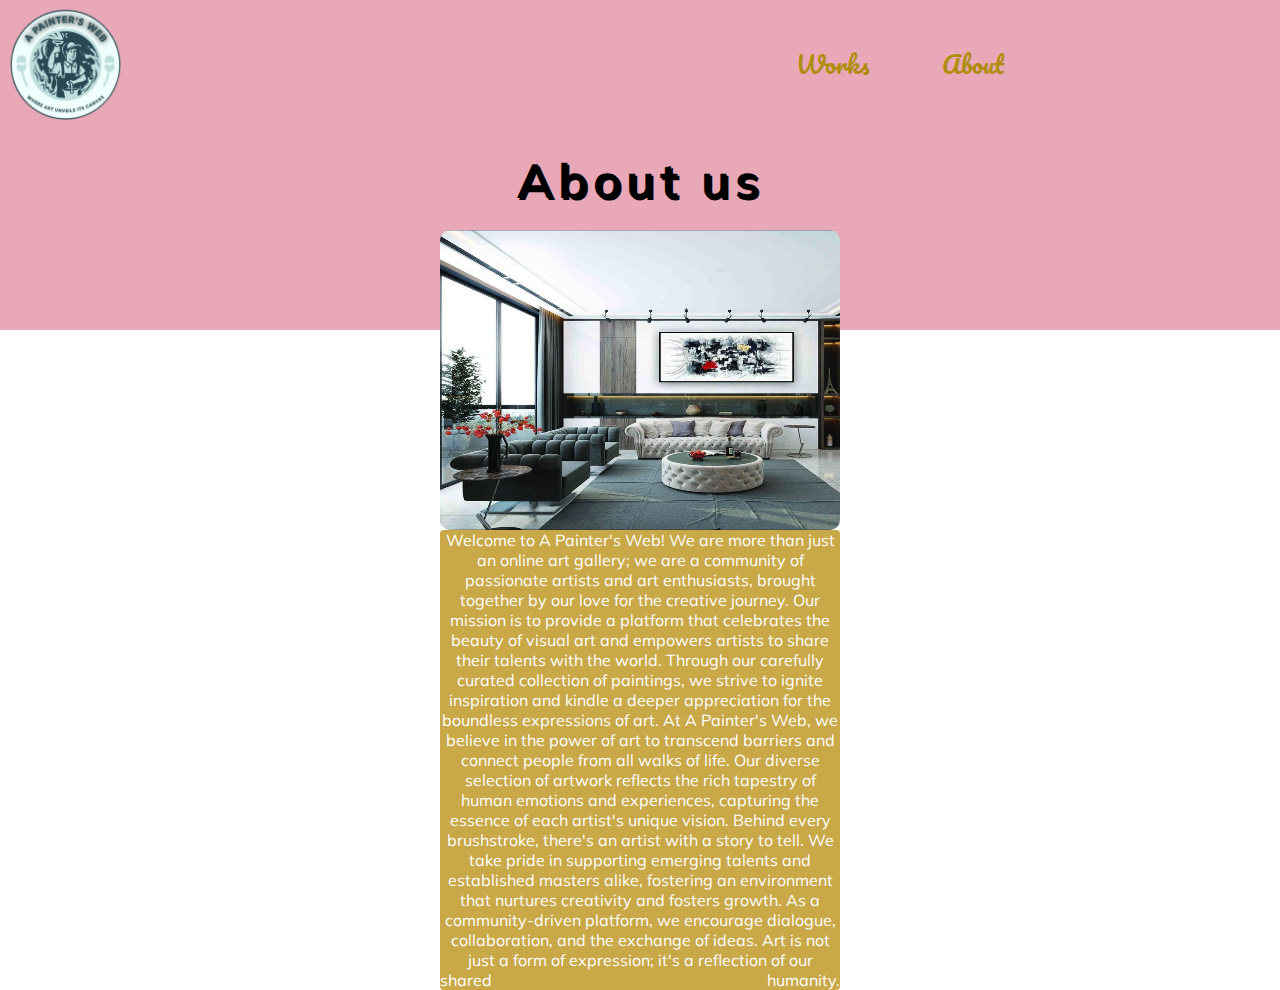
<file: about.html>
<!DOCTYPE html>
<html lang="en">
  <head>
    <meta charset="UTF-8" />
    <meta name="viewport" content="width=device-width, initial-scale=1.0" />
    <title>About Us</title>
    <link rel="shortcut icon" type="image/jpg" href="assets/art_work_4.JPG" />
    <link rel="stylesheet" href="style.css" />
  </head>
  <body>
    <nav style="background-color: var(--pastel-pink)">
      <div class="container">
        <a class="logo" href="index.html"
          ><img src="assets/painter_logo-removebg.png" alt="Painter's logo"
        /></a>
        <ul class="menu">
          <li><a href="works.html">Works</a></li>
          <li><a href="about.html">About</a></li>
        </ul>
        <div class="hamburger">
          <?xml version="1.0" encoding="utf-8"?>
          <svg
            width="80px"
            height="80px"
            viewBox="0 0 24 24"
            fill="none"
            xmlns="http://www.w3.org/2000/svg"
          >
            <path
              d="M4 17H20M4 12H20M4 7H20"
              stroke="#ae8d0b"
              stroke-width="1.5"
              stroke-linecap="round"
              stroke-linejoin="round"
            />
          </svg>
        </div>
        <div class="dropdown">
          <div id="unique" class="dropdown-content">
            <a class="dropdown-content-link" href="works.html">Works</a>
            <a class="dropdown-content-link" href="about.html">About </a>
          </div>
        </div>
        <p class="cross">	&#10005</p>
      </div>
    </nav>
    <section class="about-us">
      <h1>About us</h1>
      <div class="about-card">
        <img src="assets/art_work_2.JPG" />
        <p>
          Welcome to A Painter's Web! We are more than just an online art
          gallery; we are a community of passionate artists and art enthusiasts,
          brought together by our love for the creative journey. Our mission is
          to provide a platform that celebrates the beauty of visual art and
          empowers artists to share their talents with the world. Through our
          carefully curated collection of paintings, we strive to ignite
          inspiration and kindle a deeper appreciation for the boundless
          expressions of art. At A Painter's Web, we believe in the power of art
          to transcend barriers and connect people from all walks of life. Our
          diverse selection of artwork reflects the rich tapestry of human
          emotions and experiences, capturing the essence of each artist's
          unique vision. Behind every brushstroke, there's an artist with a
          story to tell. We take pride in supporting emerging talents and
          established masters alike, fostering an environment that nurtures
          creativity and fosters growth. As a community-driven platform, we
          encourage dialogue, collaboration, and the exchange of ideas. Art is
          not just a form of expression; it's a reflection of our shared
          humanity.
        </p>
      </div>
    </section>
    <script src="index.js"></script>
  </body>
</html>
</file>
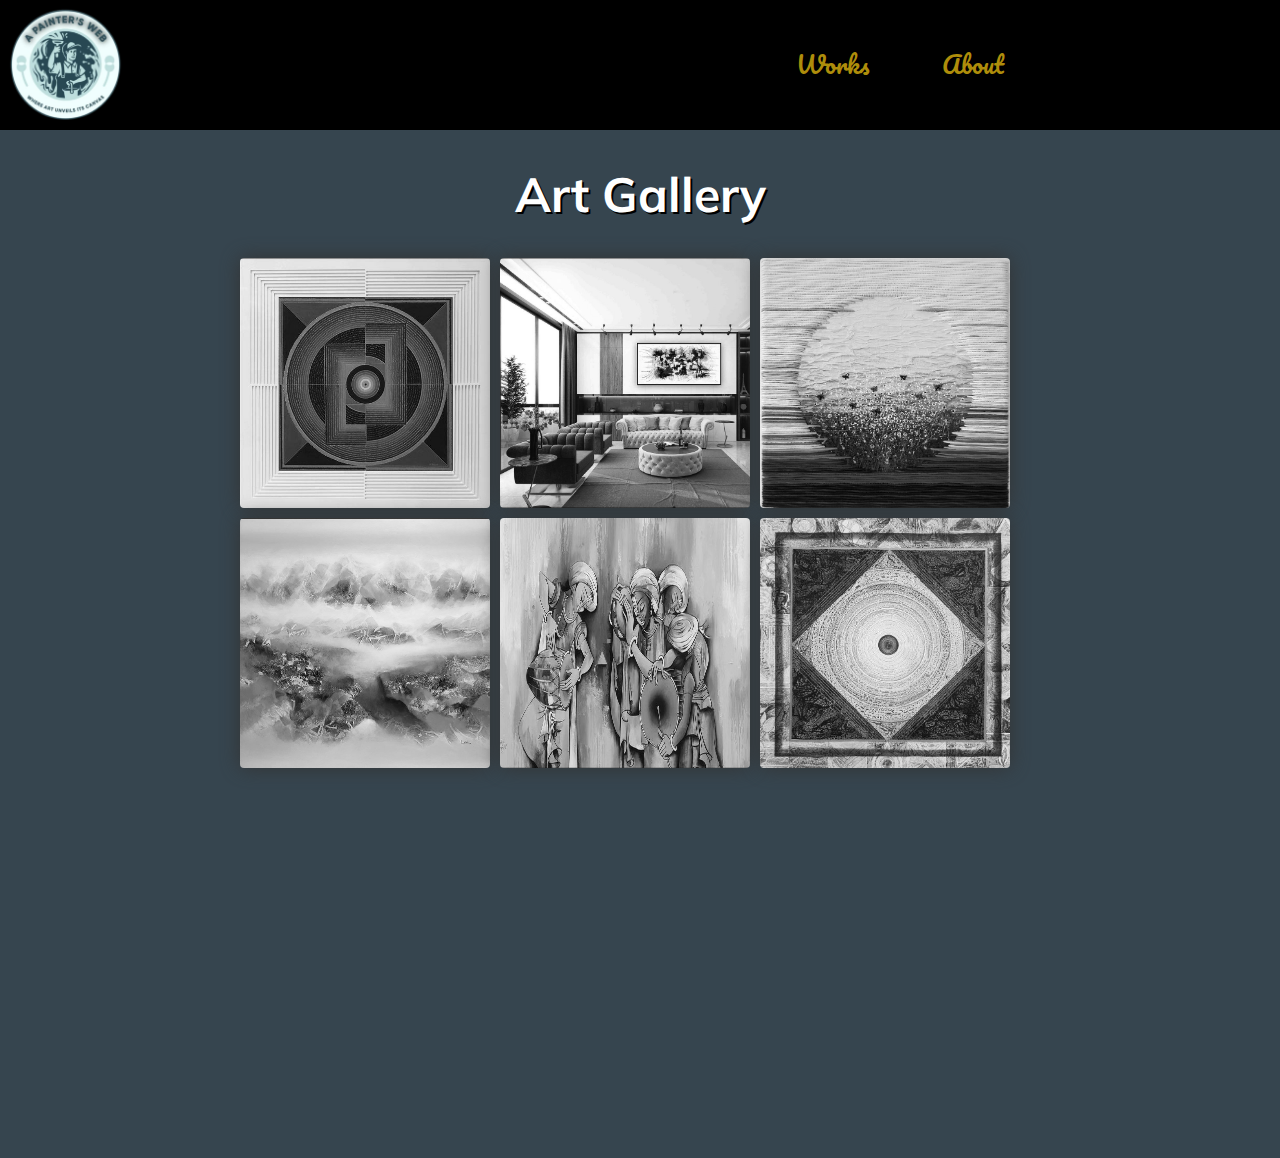
<file: works.html>
<!DOCTYPE html>
<html lang="en">
  <head>
    <meta charset="UTF-8" />
    <meta name="viewport" content="width=device-width, initial-scale=1.0" />
    <title>Workspage</title>
    <link rel="shortcut icon" type="image/jpg" href="assets/art_work_2.JPG" />
    <link rel="stylesheet" href="style.css" />
  </head>
  <body>
    <nav>
      <div class="container">
        <a class="logo" href="index.html"
          ><img src="assets/painter_logo-removebg.png" alt="Painter's logo"
        /></a>
        <ul class="menu">
          <li><a href="works.html">Works</a></li>
          <li><a href="about.html">About</a></li>
        </ul>
        <div class="hamburger">
          <?xml version="1.0" encoding="utf-8"?>
          <svg
            width="80px"
            height="80px"
            viewBox="0 0 24 24"
            fill="none"
            xmlns="http://www.w3.org/2000/svg"
          >
            <path
              d="M4 17H20M4 12H20M4 7H20"
              stroke="#ae8d0b"
              stroke-width="1.5"
              stroke-linecap="round"
              stroke-linejoin="round"
            />
          </svg>
        </div>
        <div class="dropdown">
          <div id="unique" class="dropdown-content">
            <a class="dropdown-content-link" href="works.html">Works</a>
            <a class="dropdown-content-link" href="about.html">About </a>
          </div>
        </div>
        <p class="cross">	&#10005</p>
      </div>
    </nav>
    <section class="works-hero-section">
      <h1>Art Gallery</h1>
      <div class="art-gallery">
        <a class="card" href="works_item.html">
          <figure>
            <img src="assets/art_work_1.JPG" />
            <figcaption>Concentric Concentration</figcaption>
          </figure></a
        >
        <a class="card" href="works_item.html">
          <figure>
            <img src="assets/art_work_2.JPG" />
            <figcaption>Monochromes</figcaption>
          </figure>
        </a>
        <a class="card" href="works_item.html">
          <figure>
            <img src="assets/art_work_3.JPG" />
            <figcaption>Light From The Sun-Abstract</figcaption>
          </figure>
        </a>
        <a class="card" href="works_item.html">
          <figure>
            <img src="assets/art_work_4.JPG" />
            <figcaption>Moutain Ranges</figcaption>
          </figure>
        </a>
        <a class="card" href="works_item.html">
          <figure>
            <img src="assets/art_work_5.JPG" />
            <figcaption>Calming Musicians</figcaption>
          </figure>
        </a>
        <a class="card" href="works_item.html">
          <figure>
            <img src="assets/art_work_6.JPG" />
            <figcaption>Meditative Abstraction</figcaption>
          </figure>
        </a>
      </div>
    </section>
    <script src="index.js"></script>
  </body>
</html>
</file>
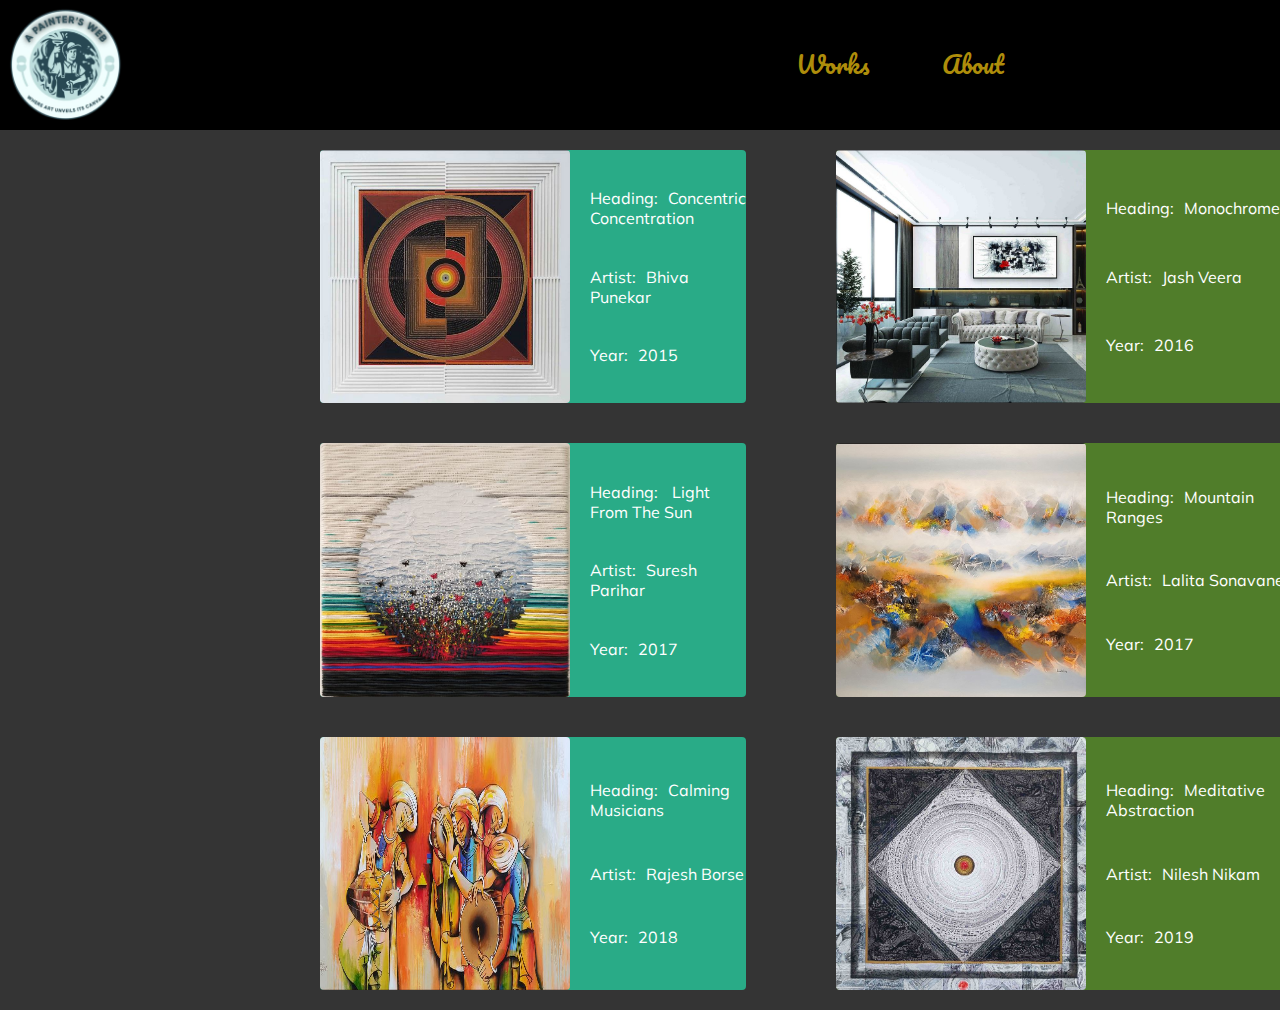
<file: works_item.html>
<!DOCTYPE html>
<html lang="en">
  <head>
    <meta charset="UTF-8" />
    <meta name="viewport" content="width=device-width, initial-scale=1.0" />
    <title>Works_item</title>
    <link rel="shortcut icon" type="image/jpg" href="assets/art_work_1.JPG" />
    <link rel="stylesheet" href="style.css" />
  </head>
  <body>
    <nav>
      <div class="container">
        <a class="logo" href="index.html"
          ><img src="assets/painter_logo-removebg.png" alt="Painter's logo"
        /></a>
        <ul class="menu">
          <li><a href="works.html">Works</a></li>
          <li><a href="about.html">About</a></li>
        </ul>
        <div class="hamburger">
          <?xml version="1.0" encoding="utf-8"?>
          <svg
            width="80px"
            height="80px"
            viewBox="0 0 24 24"
            fill="none"
            xmlns="http://www.w3.org/2000/svg"
          >
            <path
              d="M4 17H20M4 12H20M4 7H20"
              stroke="#ae8d0b"
              stroke-width="1.5"
              stroke-linecap="round"
              stroke-linejoin="round"
            />
          </svg>
        </div>
        <div class="dropdown">
          <div id="unique" class="dropdown-content">
            <a class="dropdown-content-link" href="works.html">Works</a>
            <a class="dropdown-content-link" href="about.html">About </a>
          </div>
        </div>
        <p class="cross">	&#10005</p>
      </div>
    </nav>
    <section class="works_item">
      <div class="wrapper">
        <div class="item-1 dark-shade">
          <img src="assets/art_work_1.JPG" />
          <div class="item-info">
            <p>Heading:<span>Concentric Concentration</span></p>
            <p>Artist:<span>Bhiva Punekar</span></p>
            <p>Year:<span>2015</span></p>
          </div>
        </div>
        <div class="item-1 light-shade">
          <img src="assets/art_work_2.JPG" />
          <div class="item-info">
            <p>Heading:<span>Monochromes</span></p>
            <p>Artist:<span>Jash Veera</span></p>
            <p>Year:<span>2016</span></p>
          </div>
        </div>
        <div class="item-1 dark-shade">
          <img src="assets/art_work_3.JPG" />
          <div class="item-info">
            <p>Heading: <span>Light From The Sun </span></p>
            <p>Artist:<span>Suresh Parihar</span></p>
            <p>Year:<span>2017</span></p>
          </div>
        </div>
        <div class="item-1 light-shade">
          <img src="assets/art_work_4.JPG" />
          <div class="item-info">
            <p>Heading:<span>Mountain Ranges</span></p>
            <p>Artist:<span>Lalita Sonavane</span></p>
            <p>Year:<span>2017</span></p>
          </div>
        </div>
        <div class="item-1 dark-shade">
          <img src="assets/art_work_5.JPG" />
          <div class="item-info">
            <p>Heading:<span>Calming Musicians</span></p>
            <p>Artist:<span>Rajesh Borse</span></p>
            <p>Year:<span>2018</span></p>
          </div>
        </div>
        <div class="item-1 light-shade">
          <img src="assets/art_work_6.JPG" />
          <div class="item-info">
            <p>Heading:<span>Meditative Abstraction</span></p>
            <p>Artist:<span>Nilesh Nikam</span></p>
            <p>Year:<span>2019</span></p>
          </div>
        </div>
      </div>
    </section>
    <script src="index.js"></script>
  </body>
</html>
</file>
<file: style.css>
@import url('https://fonts.googleapis.com/css2?family=Mulish:wght@300&family=Pacifico&display=swap');
*{
    margin:0;
    padding:0;
    box-sizing: border-box;
}
:root{
    --dark-green:#29AB87;
    --Light-green:#507D2A;
    --golden:#ae8d0b;
    --light-golden:#c9a848;
    --white:#fff;
    --black:#000;
    --grey:#36454f;
    --light-gray:#343434;
    --pastel-pink:#e9a8b7;
}
.dark-shade{
   background-color: var(--dark-green);
   border-radius: 4px;
}
.light-shade{
  background-color: var(--Light-green);
  border-radius: 4px;
}
body{
    overflow-x: hidden;
    font-family: 'Mulish', sans-serif;

    
}
nav{
    background-color: var(--black);
    position: relative;
    font-family: 'Pacifico', cursive;
    
}
.logo{
    
    width:130px;
    height:130px;
    display:block;
}
.logo img{
    width:130px;
}
.container{
    max-width:1200px;
}
.menu{
    display:flex;
    position: absolute;
    right:100px;
    top:50%;
    max-width:300px;
    width:280px;
    justify-content: space-around;
    font-size: 24px;
    transform: translate(-50%,-50%);
    list-style: none;
   

    
}
.menu a{
text-decoration: none;
color:var(--golden);
display: inline-block;
}
.menu a::after{
    content: '';
    width: 0px;
    height: 2px;
    display: block;
    background: var(--light-golden);
    transition: width 0.6s ease-in;
}
.menu a:hover::after{
    width:100%;
}
.hamburger
{
    position: absolute;
   display: none;
    top:50%;
    transform: translate(-50%,-50%);
}
.hamburger:hover{
    cursor: pointer;
}
.dropdown-content{
    display: none;
    flex-direction: column;
 position: absolute;
 top:50%;
 padding-top: 40px;
 right:30px;
 z-index:20;


}

.dropdown-content-link {
    color: var(--golden);
    padding: 12px 16px;
    text-decoration: none;
   
  }
  .dropdown-content-link:hover {
    background-color:var(--white)
}
.cross{
    color:var(--golden);
    font-size: 80px;
    top:50%;
    transform: translate(-50%,-50%);
    position: absolute;
    right:0;
    display: none;
}
  
.cross:hover{
    cursor: pointer;
}
.hero{
    background: url("assets/background-image.jpg");
    width:100%;
    height:30rem;
    background-size: cover;
    background-position: center;
    display: flex;
    justify-content: space-between;
    align-items: center;
    flex-wrap: wrap;
}
.hero-left{
    display:flex;
    flex-direction: column;
    padding: 0px 24px;
    flex-wrap: wrap;

}
h1{
    color:#fff;
    font-size: 48px;
    padding: 12px 0px;
    text-shadow: 2px 2px var(--black);
    
}

.hero_spacing{
    width:25vw;
    line-height: 1.3;
    padding: 12px 0px;
    font-size: 18px;
    color:var(--white);
    letter-spacing: 0.3px;
}
.hero-button{
   width:10vw;
    margin:12px 0px;
    padding: 14px 28px;
    background-color: var(--golden);
    border: 0;
    border-radius: 4px;
}
.hero-button:hover{
    background-color: var(--light-golden);
    color:var(--golden);
    transition: 0.7s;
}
.hero-button a{
    color:var(--white);
    text-decoration: none;
    
}
.popular-works{
    background-color: var(--grey);
    text-align: center;
    position: relative;
    height: 600px;
    

}
.popular-works h2{
    text-align: center;
    color:var(--light-golden);
    font-size: 34px;
    padding:40px 0px;
}
.works-grid{
    position: absolute;
   
    transform: translate(-50%);
display:flex;
justify-content: space-between;


}
.works-grid img 
{
    width:300px;
    border-radius:12px;
}
.All-work{
    position: absolute;
    bottom: 30px;
    left:50%;
    transform: translate(-50%);
}
.about-section{
    background-color: var(--light-gray);
    text-align: center;
    padding:40px 24px;
    
}
.about-section a{
    color:var(--golden);
    text-decoration: none;
    font-size:34px;
    display: block;
    padding:34px 0px;
    font-weight: 900;
   

}
.about-section p{
    color: var(--white);
}
.works-hero-section{
    background-color: var(--grey);
    text-align: center;
    height:100%;
   
}
.works-hero-section h1{
    padding:34px 0px;
}
.art-gallery{
    display: grid;
    max-width:800px;
    width:100%;
 height:100vh;
    grid-template-columns: repeat(3,250px);
    grid-auto-rows: minmax(250px,250px);
    position: relative;
    left:50%;
    transform: translate(-50%);
    grid-column-gap:10px;
    grid-row-gap:10px;
   

   
}
.card{
    position: relative;
}
.card img{
    width:250px;
    height:250px;
    border-radius: 4px;
    filter: grayscale(100%);
  box-shadow: 0 0 20px #333;
  
}
.card:hover {
    transform: scale(1.03);
    transition: 0.5s;
    filter: drop-shadow(0 0 10px #333);
  }
  .card:hover img {
    filter: grayscale(0%);
  }
  .card figcaption{
    position: absolute;
    bottom: 0px;
    left: 0;
    padding: 25px;
    width: 100%;
    height: 10px;
    font-size: 16px;
    font-weight: 500;
    color: #fff;
    opacity: 0;
    border-radius: 0 0 10px 10px;
    background: linear-gradient(0deg, rgba(0, 0, 0, 0.5) 0%, rgba(255, 255, 255, 0) 100%);
    transition: 0.3s;
    
  }
  .card:hover figcaption {
    opacity: 1;
    transform: scale(1.03);
  }
  .works_item{
    background-color: var(--light-gray);
   
   
  }
  .wrapper{
    display:grid;
    grid-template-columns: repeat(2,1fr);
    grid-template-rows: repeat(3,1fr);
   position: relative;
   left: 50%;
   transform: translate(-50%);
    width:50%;
   height:100%;
    grid-column-gap:90px;
    grid-row-gap:40px;
    padding-top: 20px;
    padding-bottom: 20px;
   
   
    
  }
  .item-1{
    display:flex;
    flex-basis: 500px;
   justify-content: space-evenly;
    
}
  .item-1 img{
    width:250px;
    border-radius: 4px;
  }
  .item-info{
    color:var(--white);
    display: flex;
    flex-direction: column;
    justify-content: space-evenly;
   padding-left: 20px;
    
  }
  .item-info span{
    padding-left: 10px;
  }
  .about-us{
    text-align: center;
    background-color: var(--pastel-pink);
    height:200px;
  }
  .about-us h1{
    color:var(--black);
    padding:20px 0;
    letter-spacing: 5px;
  }
  .about-card{
    display: flex;
    flex-direction: column;
    width:400px;
    position: absolute;
    left:50%;
    transform: translate(-50%);
    


  }
  .about-card img{
    border-radius: 10px;
    height:300px;
  
  }
  .about-card p{
    background-color: var(--light-golden);
   color:var(--white);
  border-radius: 4px;
  text-align-last: justify;

  }
  
  @media only screen and (max-width: 600px) {
    .logo img{
        width:100px;
        position: absolute;
        top:50%;
        transform: translateY(-50%);
    }
    .menu{
        display: none;
    }
    .hamburger{
        right:0px;
        display: block;

    }
    .hero-button{
        width:100%;
       
    }
    .hero_spacing{
        width:100%;
    
    }
    .hero-right{
        display: none;
    }
    .works-grid{
        flex-direction: column;
       grid-row-gap:12px;
        left:50%;
    }
    .works-grid img{
        width:250px;
    }
    .popular-works{
        
        height:100vh;
    }
    .All-work{
        width:90%;
    }
    .art-gallery{
    grid-template-columns: repeat(1,1fr);
    grid-auto-rows: minmax(250px,auto);
    grid-row-gap: 12px;
    height:100%;
       
}
.wrapper{
    grid-template-columns: repeat(1,1fr);
    left:4%;
    transform: translate(0%);

    
}
.item-1 img{
    height:250px;
 
  }
  .item-1{
    flex-direction: column;
  }
  .item-info{
    padding-top: 12px;
  }
  .about-card{
    width:250px;
  
  }
  }
@media only screen and (min-width: 601px)and (max-width:1024px) {
    .menu{
right:0;
width:160px;
justify-content: space-between;
    }
    .hero-right{
        display: none;
    }
    .hero-button{
        width:300px;
    }
    .hero_spacing{
        width:100%;
    }
    .works-grid{
        flex-direction: column;
        grid-row-gap:12px;
        left:50%;
        
    }
    .works-grid img{
        width:300px;
    }
    .popular-works{
        
height:100vh;
    }
    .art-gallery{
        grid-template-columns: repeat(2,250px);
        grid-auto-rows: minmax(250px,250px);
        grid-row-gap: 12px;
        height:90vh;
        grid-column-gap:10px;
        left:60%;
        
           
    }
    .wrapper{
        grid-template-columns: repeat(1,1fr);
        left:4%;
        transform: translate(0%);
        
    }
    
   
}
@media only screen and (min-width: 1025px){
    .hero-left{
    width:400px;
    }
    .hero-right img{
        width:600px;
    } 
     .works-grid{
         grid-column-gap: 4px; 
    
        left:50%;
    } 

}
</file>
